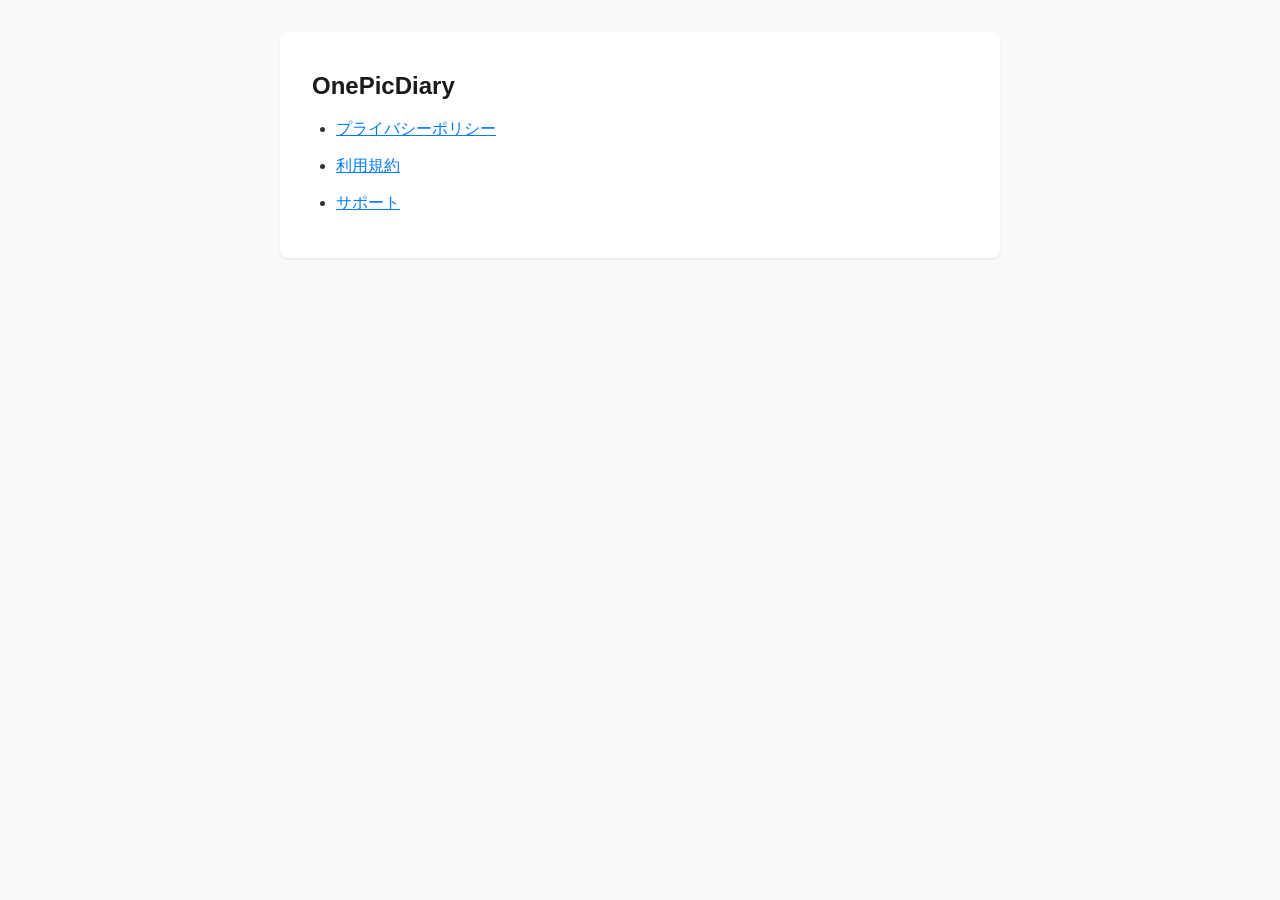
<file: index.html>
<!DOCTYPE html>
<html lang="ja">
<head>
  <meta charset="UTF-8">
  <meta name="viewport" content="width=device-width, initial-scale=1.0">
  <title>OnePicDiary - Legal</title>
  <link rel="stylesheet" href="style.css">
</head>
<body>
  <div class="container">
    <h1>OnePicDiary</h1>
    <ul>
      <li><a href="privacy-policy.html">プライバシーポリシー</a></li>
      <li><a href="terms-of-service.html">利用規約</a></li>
      <li><a href="support.html">サポート</a></li>
    </ul>
  </div>
</body>
</html>
</file>
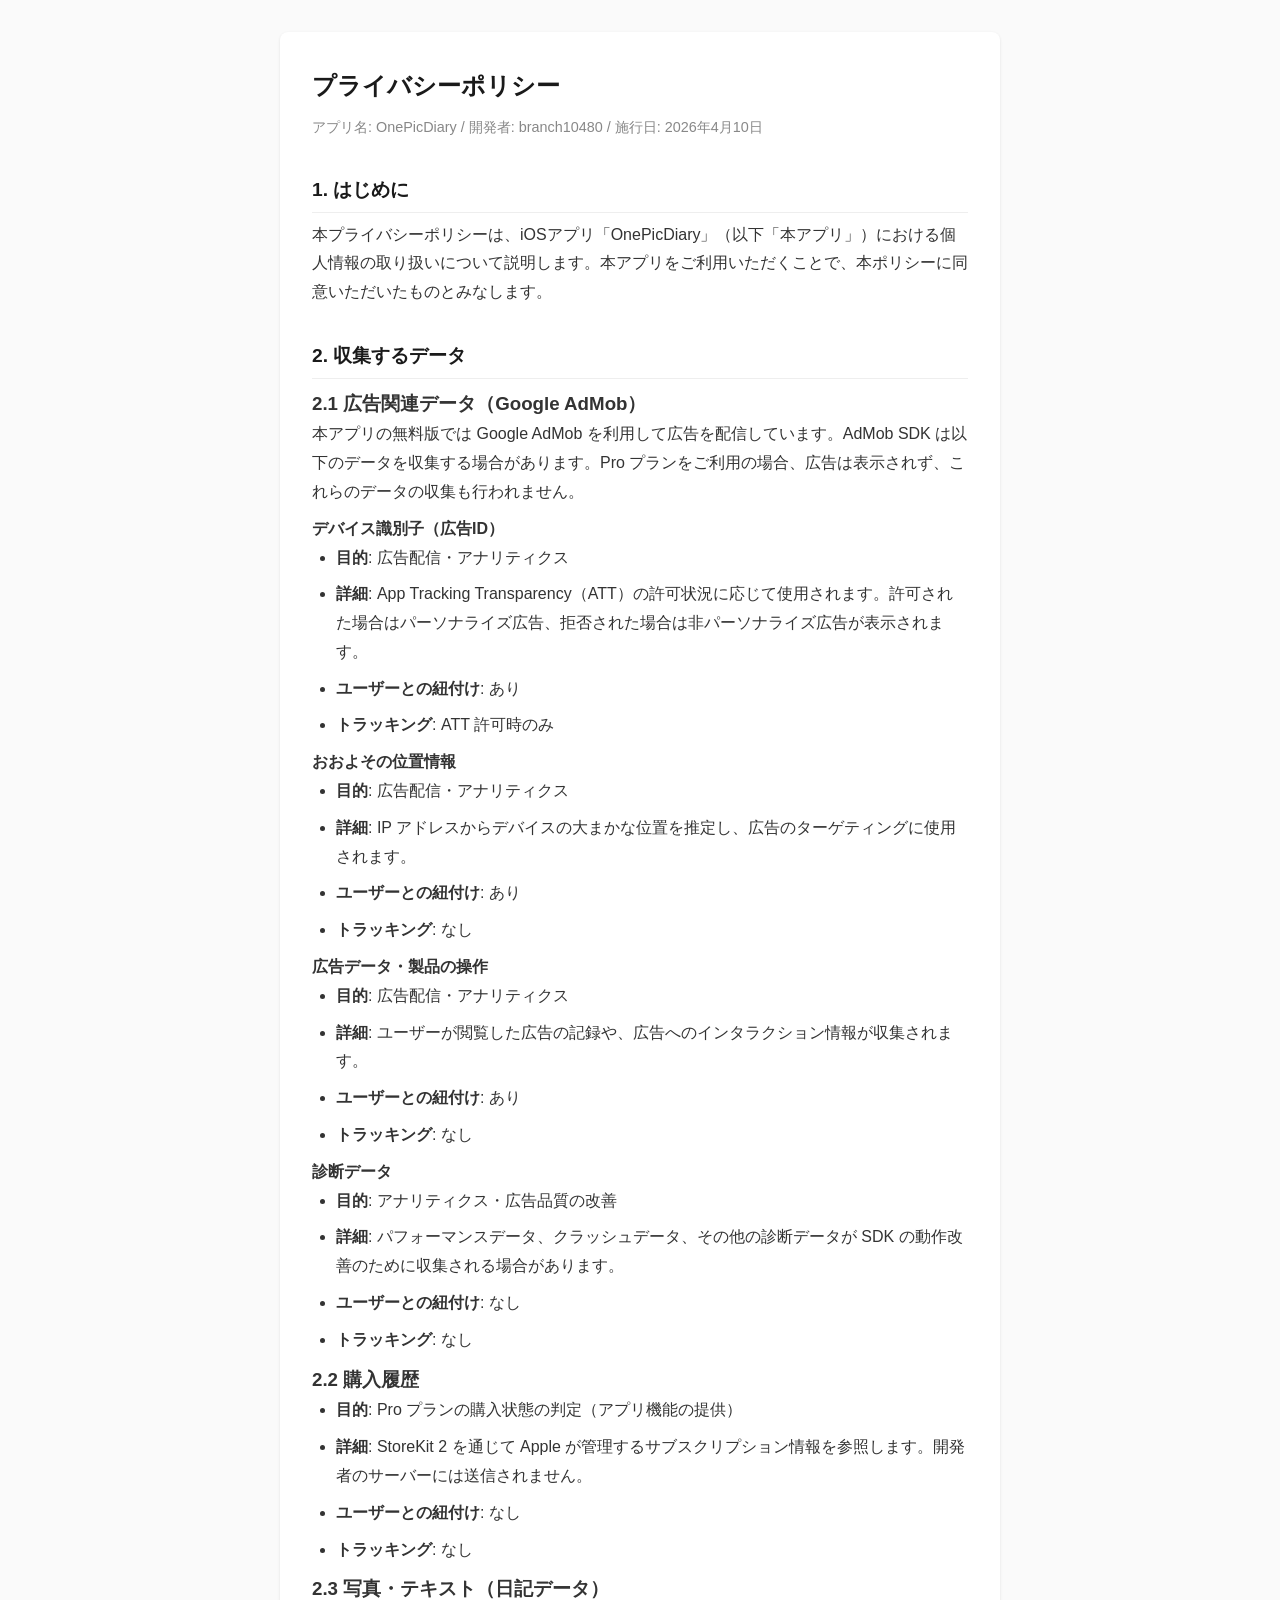
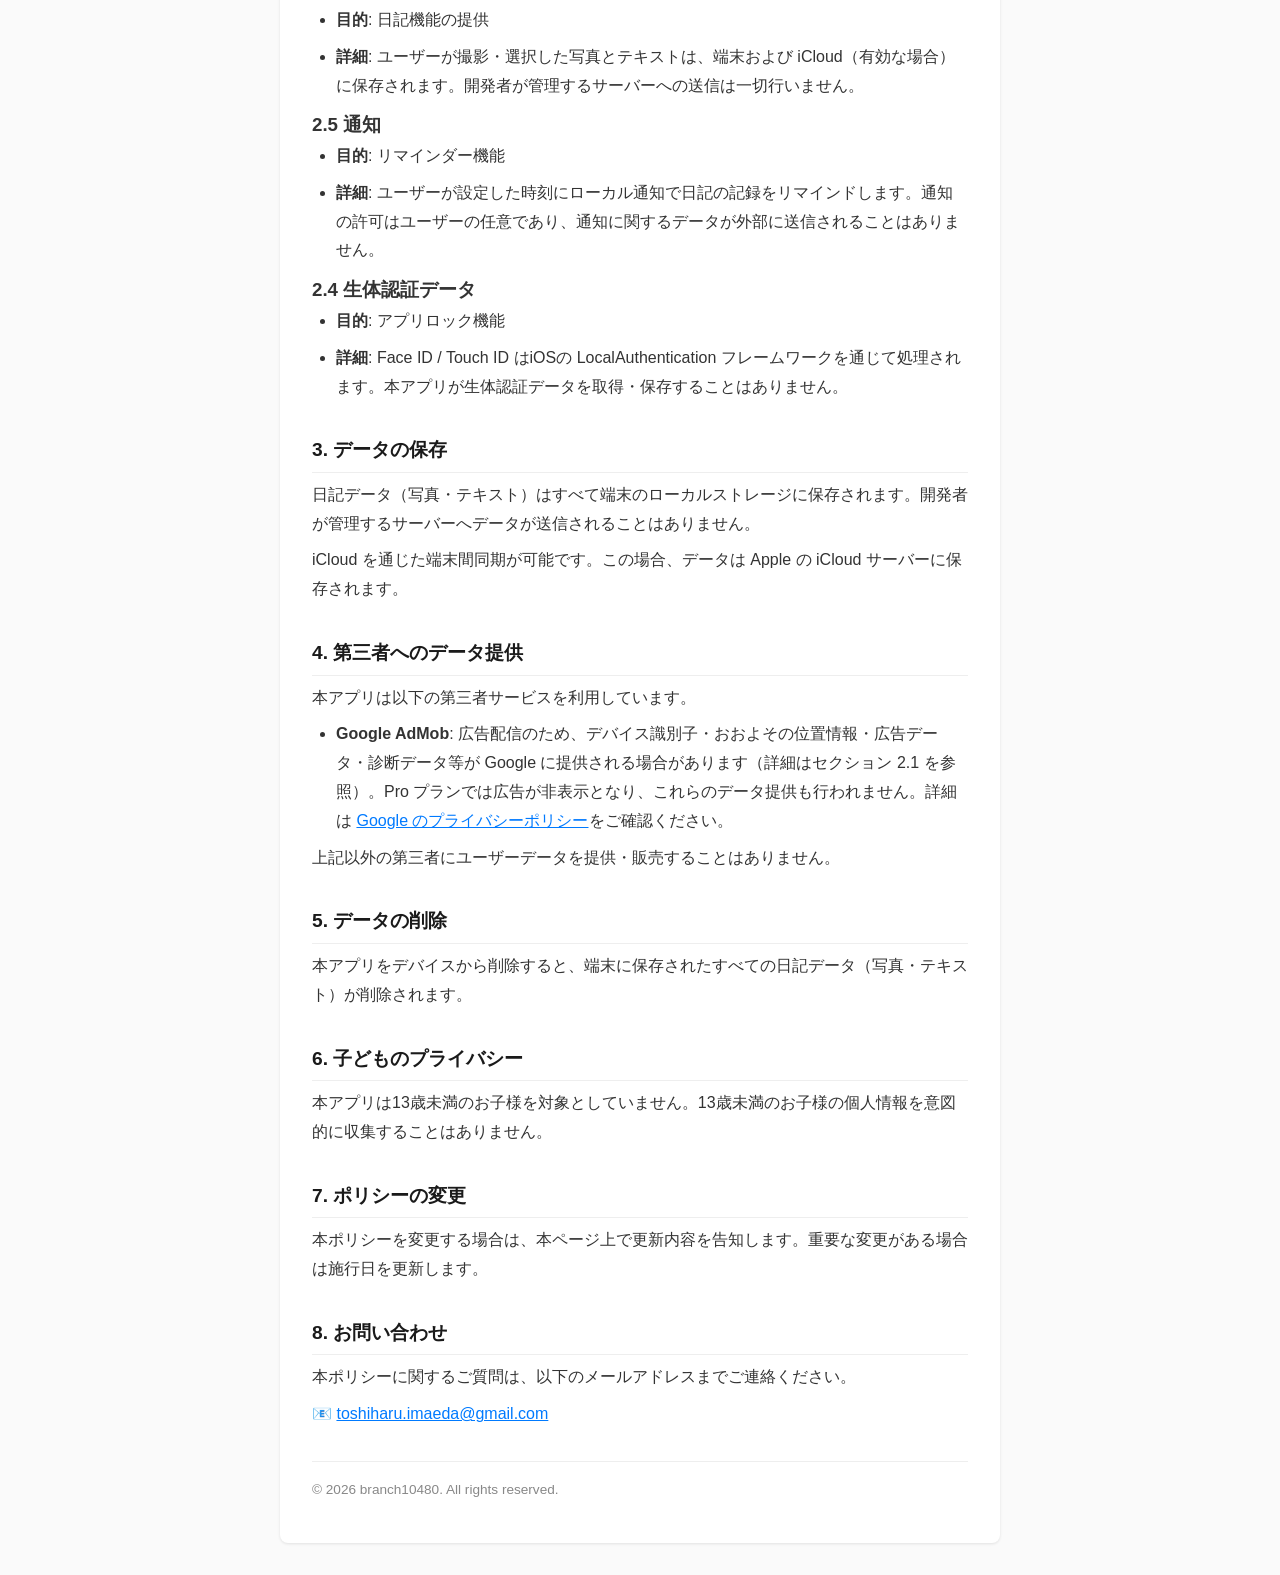
<file: privacy-policy.html>
<!DOCTYPE html>
<html lang="ja">
<head>
  <meta charset="UTF-8">
  <meta name="viewport" content="width=device-width, initial-scale=1.0">
  <title>プライバシーポリシー - OnePicDiary</title>
  <link rel="stylesheet" href="style.css">
</head>
<body>
  <div class="container">
    <h1>プライバシーポリシー</h1>
    <p class="meta">アプリ名: OnePicDiary / 開発者: branch10480 / 施行日: 2026年4月10日</p>

    <h2>1. はじめに</h2>
    <p>本プライバシーポリシーは、iOSアプリ「OnePicDiary」（以下「本アプリ」）における個人情報の取り扱いについて説明します。本アプリをご利用いただくことで、本ポリシーに同意いただいたものとみなします。</p>

    <h2>2. 収集するデータ</h2>

    <h3>2.1 広告関連データ（Google AdMob）</h3>
    <p>本アプリの無料版では Google AdMob を利用して広告を配信しています。AdMob SDK は以下のデータを収集する場合があります。Pro プランをご利用の場合、広告は表示されず、これらのデータの収集も行われません。</p>

    <h4>デバイス識別子（広告ID）</h4>
    <ul>
      <li><strong>目的</strong>: 広告配信・アナリティクス</li>
      <li><strong>詳細</strong>: App Tracking Transparency（ATT）の許可状況に応じて使用されます。許可された場合はパーソナライズ広告、拒否された場合は非パーソナライズ広告が表示されます。</li>
      <li><strong>ユーザーとの紐付け</strong>: あり</li>
      <li><strong>トラッキング</strong>: ATT 許可時のみ</li>
    </ul>

    <h4>おおよその位置情報</h4>
    <ul>
      <li><strong>目的</strong>: 広告配信・アナリティクス</li>
      <li><strong>詳細</strong>: IP アドレスからデバイスの大まかな位置を推定し、広告のターゲティングに使用されます。</li>
      <li><strong>ユーザーとの紐付け</strong>: あり</li>
      <li><strong>トラッキング</strong>: なし</li>
    </ul>

    <h4>広告データ・製品の操作</h4>
    <ul>
      <li><strong>目的</strong>: 広告配信・アナリティクス</li>
      <li><strong>詳細</strong>: ユーザーが閲覧した広告の記録や、広告へのインタラクション情報が収集されます。</li>
      <li><strong>ユーザーとの紐付け</strong>: あり</li>
      <li><strong>トラッキング</strong>: なし</li>
    </ul>

    <h4>診断データ</h4>
    <ul>
      <li><strong>目的</strong>: アナリティクス・広告品質の改善</li>
      <li><strong>詳細</strong>: パフォーマンスデータ、クラッシュデータ、その他の診断データが SDK の動作改善のために収集される場合があります。</li>
      <li><strong>ユーザーとの紐付け</strong>: なし</li>
      <li><strong>トラッキング</strong>: なし</li>
    </ul>

    <h3>2.2 購入履歴</h3>
    <ul>
      <li><strong>目的</strong>: Pro プランの購入状態の判定（アプリ機能の提供）</li>
      <li><strong>詳細</strong>: StoreKit 2 を通じて Apple が管理するサブスクリプション情報を参照します。開発者のサーバーには送信されません。</li>
      <li><strong>ユーザーとの紐付け</strong>: なし</li>
      <li><strong>トラッキング</strong>: なし</li>
    </ul>

    <h3>2.3 写真・テキスト（日記データ）</h3>
    <ul>
      <li><strong>目的</strong>: 日記機能の提供</li>
      <li><strong>詳細</strong>: ユーザーが撮影・選択した写真とテキストは、端末および iCloud（有効な場合）に保存されます。開発者が管理するサーバーへの送信は一切行いません。</li>
    </ul>

    <h3>2.5 通知</h3>
    <ul>
      <li><strong>目的</strong>: リマインダー機能</li>
      <li><strong>詳細</strong>: ユーザーが設定した時刻にローカル通知で日記の記録をリマインドします。通知の許可はユーザーの任意であり、通知に関するデータが外部に送信されることはありません。</li>
    </ul>

    <h3>2.4 生体認証データ</h3>
    <ul>
      <li><strong>目的</strong>: アプリロック機能</li>
      <li><strong>詳細</strong>: Face ID / Touch ID はiOSの LocalAuthentication フレームワークを通じて処理されます。本アプリが生体認証データを取得・保存することはありません。</li>
    </ul>

    <h2>3. データの保存</h2>
    <p>日記データ（写真・テキスト）はすべて端末のローカルストレージに保存されます。開発者が管理するサーバーへデータが送信されることはありません。</p>
    <p>iCloud を通じた端末間同期が可能です。この場合、データは Apple の iCloud サーバーに保存されます。</p>

    <h2>4. 第三者へのデータ提供</h2>
    <p>本アプリは以下の第三者サービスを利用しています。</p>
    <ul>
      <li><strong>Google AdMob</strong>: 広告配信のため、デバイス識別子・おおよその位置情報・広告データ・診断データ等が Google に提供される場合があります（詳細はセクション 2.1 を参照）。Pro プランでは広告が非表示となり、これらのデータ提供も行われません。詳細は <a href="https://policies.google.com/privacy" target="_blank" rel="noopener">Google のプライバシーポリシー</a>をご確認ください。</li>
    </ul>
    <p>上記以外の第三者にユーザーデータを提供・販売することはありません。</p>

    <h2>5. データの削除</h2>
    <p>本アプリをデバイスから削除すると、端末に保存されたすべての日記データ（写真・テキスト）が削除されます。</p>

    <h2>6. 子どものプライバシー</h2>
    <p>本アプリは13歳未満のお子様を対象としていません。13歳未満のお子様の個人情報を意図的に収集することはありません。</p>

    <h2>7. ポリシーの変更</h2>
    <p>本ポリシーを変更する場合は、本ページ上で更新内容を告知します。重要な変更がある場合は施行日を更新します。</p>

    <h2>8. お問い合わせ</h2>
    <p>本ポリシーに関するご質問は、以下のメールアドレスまでご連絡ください。</p>
    <p>📧 <a href="mailto:toshiharu.imaeda@gmail.com">toshiharu.imaeda@gmail.com</a></p>

    <footer>
      <p>&copy; 2026 branch10480. All rights reserved.</p>
    </footer>
  </div>
</body>
</html>
</file>
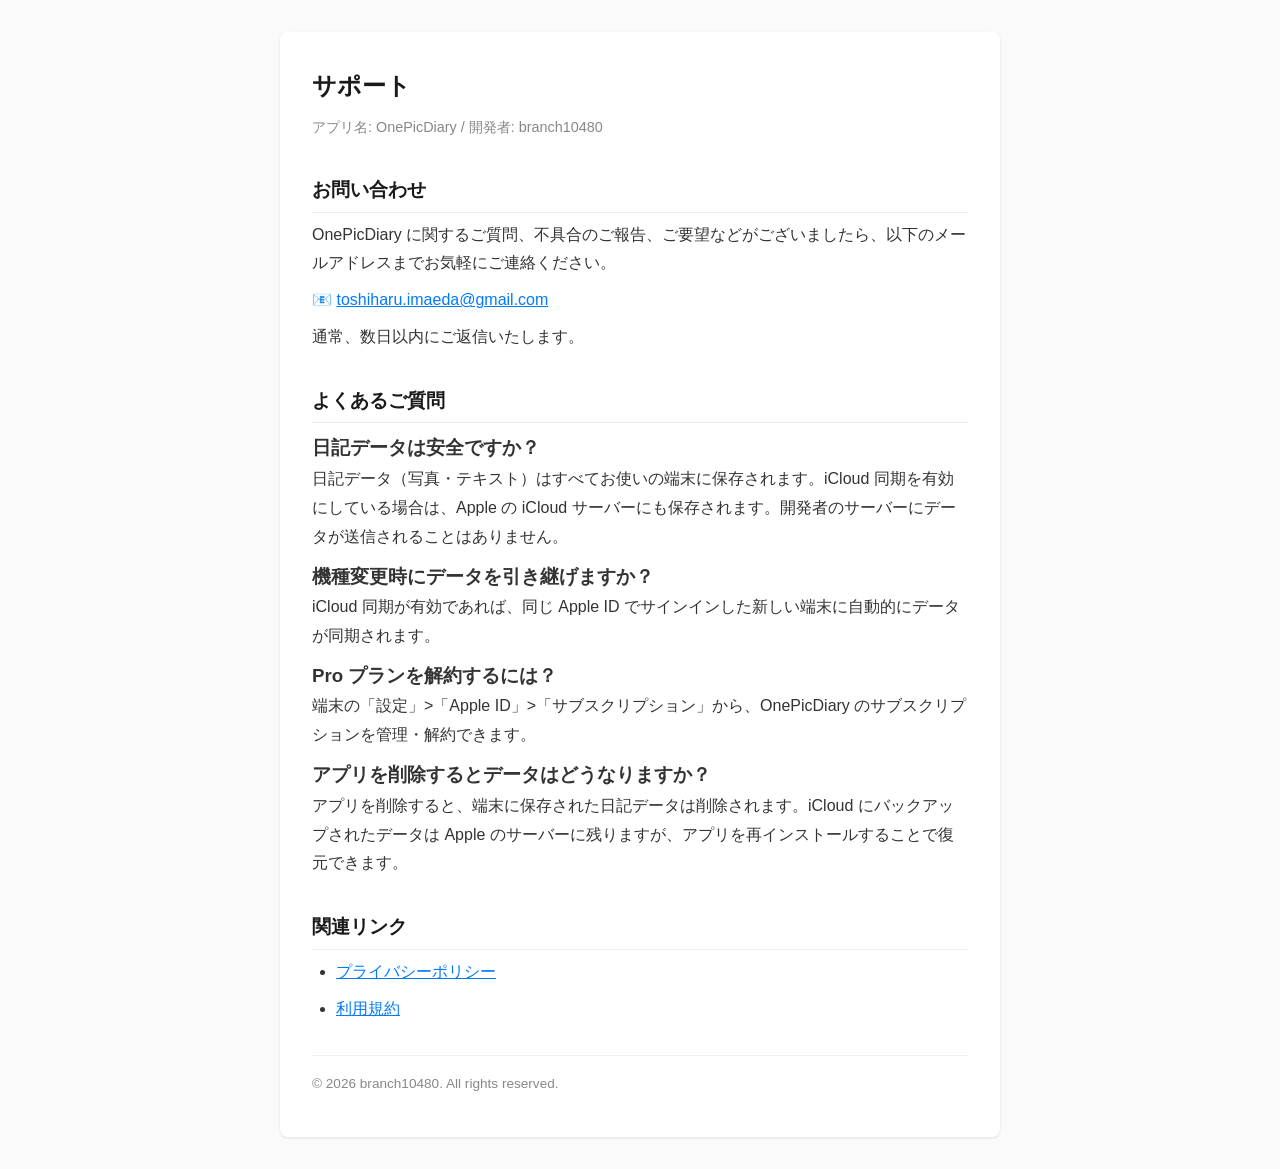
<file: support.html>
<!DOCTYPE html>
<html lang="ja">
<head>
  <meta charset="UTF-8">
  <meta name="viewport" content="width=device-width, initial-scale=1.0">
  <title>サポート - OnePicDiary</title>
  <link rel="stylesheet" href="style.css">
</head>
<body>
  <div class="container">
    <h1>サポート</h1>
    <p class="meta">アプリ名: OnePicDiary / 開発者: branch10480</p>

    <h2>お問い合わせ</h2>
    <p>OnePicDiary に関するご質問、不具合のご報告、ご要望などがございましたら、以下のメールアドレスまでお気軽にご連絡ください。</p>
    <p>📧 <a href="mailto:toshiharu.imaeda@gmail.com">toshiharu.imaeda@gmail.com</a></p>
    <p>通常、数日以内にご返信いたします。</p>

    <h2>よくあるご質問</h2>

    <h3>日記データは安全ですか？</h3>
    <p>日記データ（写真・テキスト）はすべてお使いの端末に保存されます。iCloud 同期を有効にしている場合は、Apple の iCloud サーバーにも保存されます。開発者のサーバーにデータが送信されることはありません。</p>

    <h3>機種変更時にデータを引き継げますか？</h3>
    <p>iCloud 同期が有効であれば、同じ Apple ID でサインインした新しい端末に自動的にデータが同期されます。</p>

    <h3>Pro プランを解約するには？</h3>
    <p>端末の「設定」>「Apple ID」>「サブスクリプション」から、OnePicDiary のサブスクリプションを管理・解約できます。</p>

    <h3>アプリを削除するとデータはどうなりますか？</h3>
    <p>アプリを削除すると、端末に保存された日記データは削除されます。iCloud にバックアップされたデータは Apple のサーバーに残りますが、アプリを再インストールすることで復元できます。</p>

    <h2>関連リンク</h2>
    <ul>
      <li><a href="privacy-policy.html">プライバシーポリシー</a></li>
      <li><a href="terms-of-service.html">利用規約</a></li>
    </ul>

    <footer>
      <p>&copy; 2026 branch10480. All rights reserved.</p>
    </footer>
  </div>
</body>
</html>
</file>
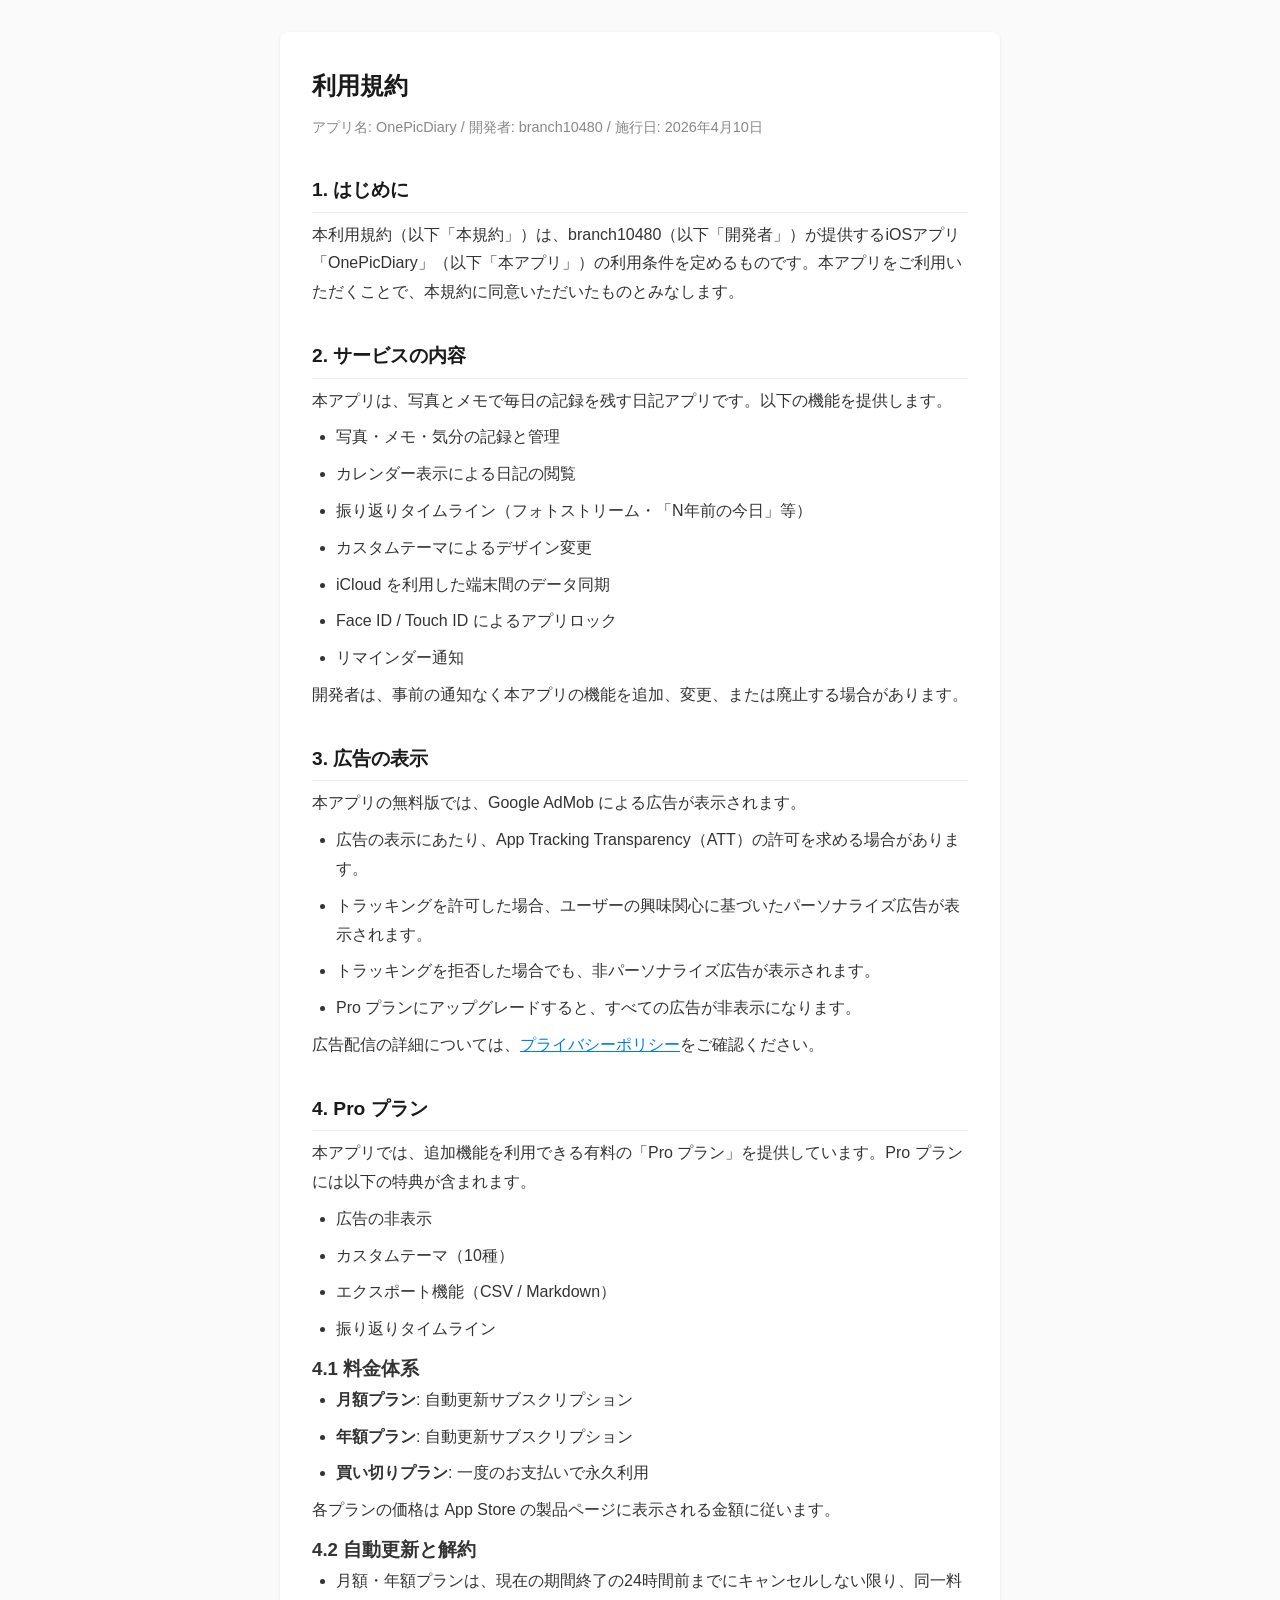
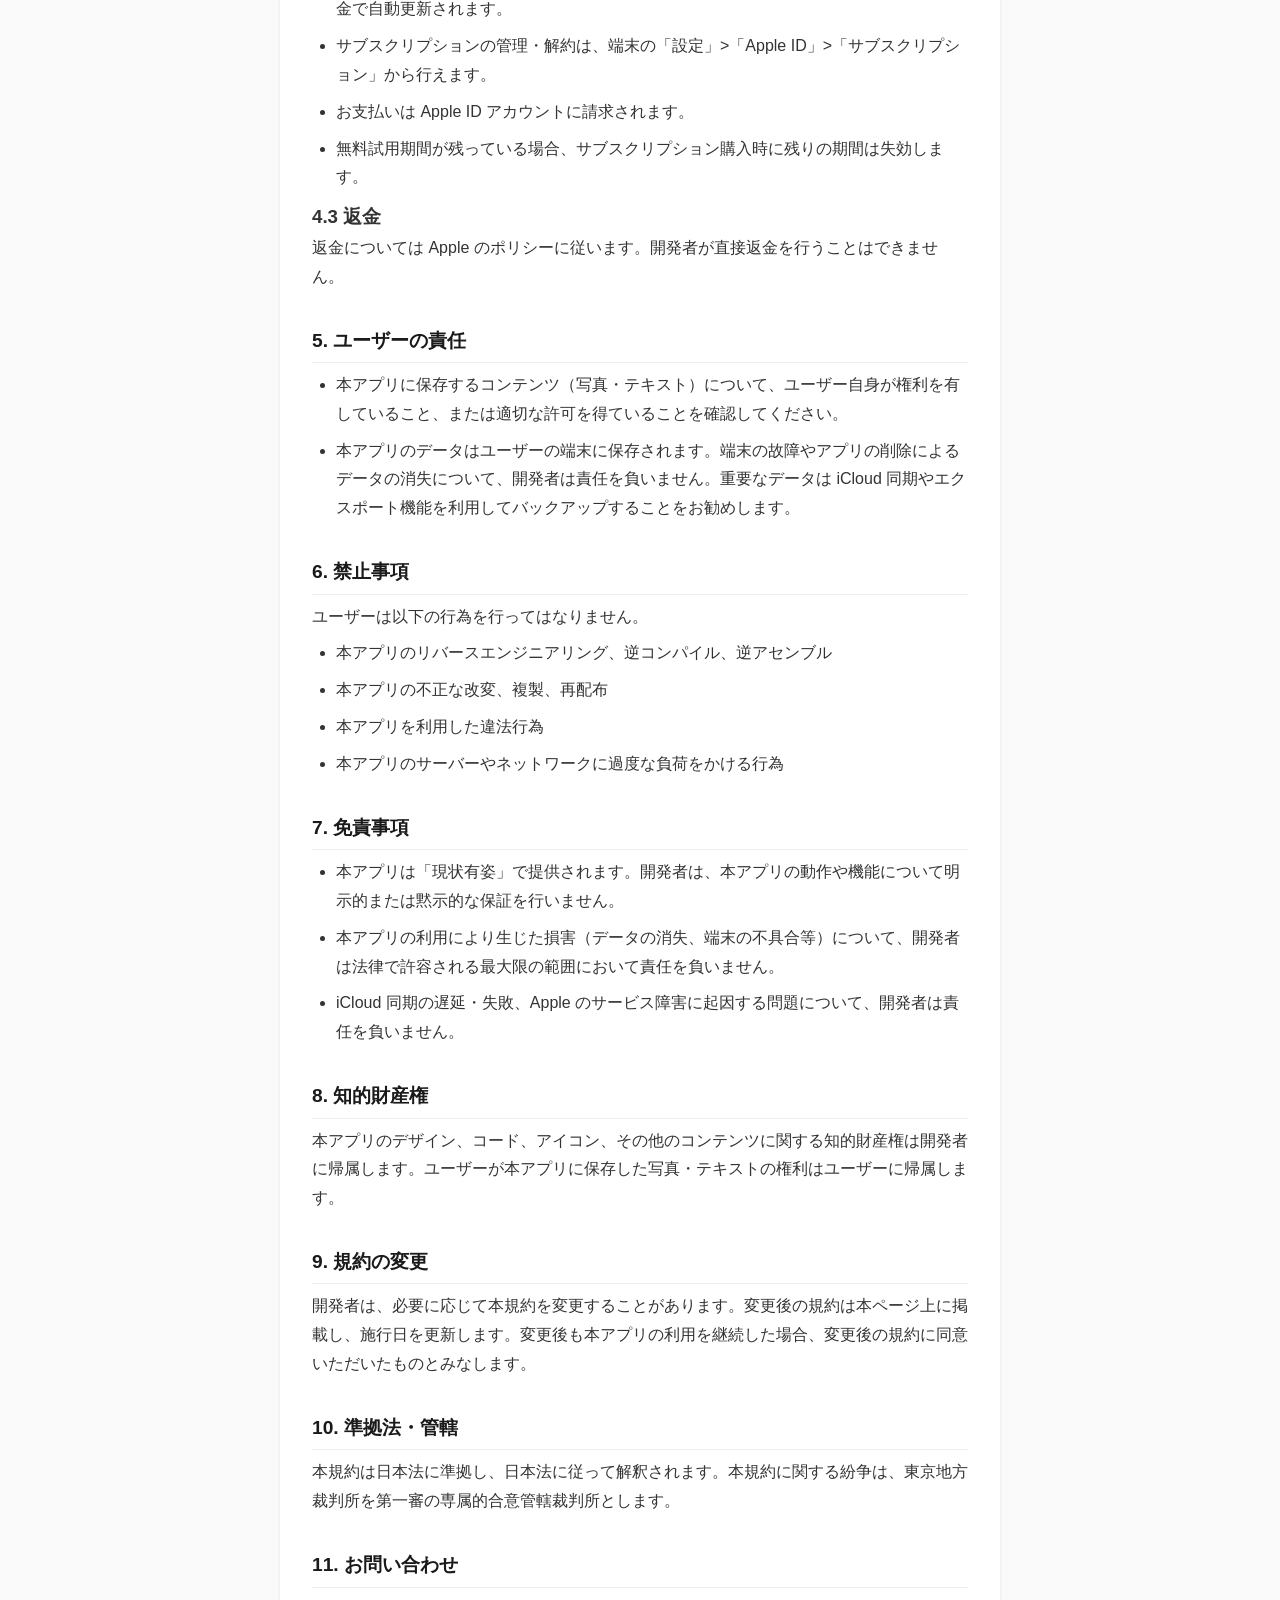
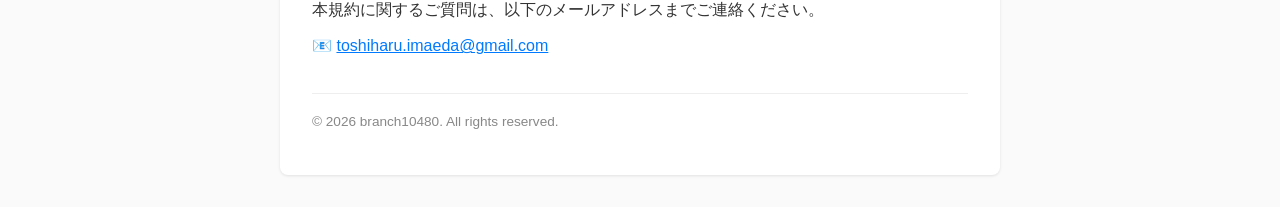
<file: terms-of-service.html>
<!DOCTYPE html>
<html lang="ja">
<head>
  <meta charset="UTF-8">
  <meta name="viewport" content="width=device-width, initial-scale=1.0">
  <title>利用規約 - OnePicDiary</title>
  <link rel="stylesheet" href="style.css">
</head>
<body>
  <div class="container">
    <h1>利用規約</h1>
    <p class="meta">アプリ名: OnePicDiary / 開発者: branch10480 / 施行日: 2026年4月10日</p>

    <h2>1. はじめに</h2>
    <p>本利用規約（以下「本規約」）は、branch10480（以下「開発者」）が提供するiOSアプリ「OnePicDiary」（以下「本アプリ」）の利用条件を定めるものです。本アプリをご利用いただくことで、本規約に同意いただいたものとみなします。</p>

    <h2>2. サービスの内容</h2>
    <p>本アプリは、写真とメモで毎日の記録を残す日記アプリです。以下の機能を提供します。</p>
    <ul>
      <li>写真・メモ・気分の記録と管理</li>
      <li>カレンダー表示による日記の閲覧</li>
      <li>振り返りタイムライン（フォトストリーム・「N年前の今日」等）</li>
      <li>カスタムテーマによるデザイン変更</li>
      <li>iCloud を利用した端末間のデータ同期</li>
      <li>Face ID / Touch ID によるアプリロック</li>
      <li>リマインダー通知</li>
    </ul>
    <p>開発者は、事前の通知なく本アプリの機能を追加、変更、または廃止する場合があります。</p>

    <h2>3. 広告の表示</h2>
    <p>本アプリの無料版では、Google AdMob による広告が表示されます。</p>
    <ul>
      <li>広告の表示にあたり、App Tracking Transparency（ATT）の許可を求める場合があります。</li>
      <li>トラッキングを許可した場合、ユーザーの興味関心に基づいたパーソナライズ広告が表示されます。</li>
      <li>トラッキングを拒否した場合でも、非パーソナライズ広告が表示されます。</li>
      <li>Pro プランにアップグレードすると、すべての広告が非表示になります。</li>
    </ul>
    <p>広告配信の詳細については、<a href="privacy-policy.html">プライバシーポリシー</a>をご確認ください。</p>

    <h2>4. Pro プラン</h2>
    <p>本アプリでは、追加機能を利用できる有料の「Pro プラン」を提供しています。Pro プランには以下の特典が含まれます。</p>
    <ul>
      <li>広告の非表示</li>
      <li>カスタムテーマ（10種）</li>
      <li>エクスポート機能（CSV / Markdown）</li>
      <li>振り返りタイムライン</li>
    </ul>

    <h3>4.1 料金体系</h3>
    <ul>
      <li><strong>月額プラン</strong>: 自動更新サブスクリプション</li>
      <li><strong>年額プラン</strong>: 自動更新サブスクリプション</li>
      <li><strong>買い切りプラン</strong>: 一度のお支払いで永久利用</li>
    </ul>
    <p>各プランの価格は App Store の製品ページに表示される金額に従います。</p>

    <h3>4.2 自動更新と解約</h3>
    <ul>
      <li>月額・年額プランは、現在の期間終了の24時間前までにキャンセルしない限り、同一料金で自動更新されます。</li>
      <li>サブスクリプションの管理・解約は、端末の「設定」>「Apple ID」>「サブスクリプション」から行えます。</li>
      <li>お支払いは Apple ID アカウントに請求されます。</li>
      <li>無料試用期間が残っている場合、サブスクリプション購入時に残りの期間は失効します。</li>
    </ul>

    <h3>4.3 返金</h3>
    <p>返金については Apple のポリシーに従います。開発者が直接返金を行うことはできません。</p>

    <h2>5. ユーザーの責任</h2>
    <ul>
      <li>本アプリに保存するコンテンツ（写真・テキスト）について、ユーザー自身が権利を有していること、または適切な許可を得ていることを確認してください。</li>
      <li>本アプリのデータはユーザーの端末に保存されます。端末の故障やアプリの削除によるデータの消失について、開発者は責任を負いません。重要なデータは iCloud 同期やエクスポート機能を利用してバックアップすることをお勧めします。</li>
    </ul>

    <h2>6. 禁止事項</h2>
    <p>ユーザーは以下の行為を行ってはなりません。</p>
    <ul>
      <li>本アプリのリバースエンジニアリング、逆コンパイル、逆アセンブル</li>
      <li>本アプリの不正な改変、複製、再配布</li>
      <li>本アプリを利用した違法行為</li>
      <li>本アプリのサーバーやネットワークに過度な負荷をかける行為</li>
    </ul>

    <h2>7. 免責事項</h2>
    <ul>
      <li>本アプリは「現状有姿」で提供されます。開発者は、本アプリの動作や機能について明示的または黙示的な保証を行いません。</li>
      <li>本アプリの利用により生じた損害（データの消失、端末の不具合等）について、開発者は法律で許容される最大限の範囲において責任を負いません。</li>
      <li>iCloud 同期の遅延・失敗、Apple のサービス障害に起因する問題について、開発者は責任を負いません。</li>
    </ul>

    <h2>8. 知的財産権</h2>
    <p>本アプリのデザイン、コード、アイコン、その他のコンテンツに関する知的財産権は開発者に帰属します。ユーザーが本アプリに保存した写真・テキストの権利はユーザーに帰属します。</p>

    <h2>9. 規約の変更</h2>
    <p>開発者は、必要に応じて本規約を変更することがあります。変更後の規約は本ページ上に掲載し、施行日を更新します。変更後も本アプリの利用を継続した場合、変更後の規約に同意いただいたものとみなします。</p>

    <h2>10. 準拠法・管轄</h2>
    <p>本規約は日本法に準拠し、日本法に従って解釈されます。本規約に関する紛争は、東京地方裁判所を第一審の専属的合意管轄裁判所とします。</p>

    <h2>11. お問い合わせ</h2>
    <p>本規約に関するご質問は、以下のメールアドレスまでご連絡ください。</p>
    <p>📧 <a href="mailto:toshiharu.imaeda@gmail.com">toshiharu.imaeda@gmail.com</a></p>

    <footer>
      <p>&copy; 2026 branch10480. All rights reserved.</p>
    </footer>
  </div>
</body>
</html>
</file>
<file: style.css>
* {
  margin: 0;
  padding: 0;
  box-sizing: border-box;
}

body {
  font-family: -apple-system, BlinkMacSystemFont, "Hiragino Sans", "Hiragino Kaku Gothic ProN", Meiryo, sans-serif;
  line-height: 1.8;
  color: #333;
  background-color: #fafafa;
  padding: 2rem 1rem;
}

.container {
  max-width: 720px;
  margin: 0 auto;
  background: #fff;
  padding: 2rem;
  border-radius: 8px;
  box-shadow: 0 1px 3px rgba(0, 0, 0, 0.1);
}

h1 {
  font-size: 1.5rem;
  margin-bottom: 0.5rem;
  color: #1a1a1a;
}

h2 {
  font-size: 1.2rem;
  margin-top: 2rem;
  margin-bottom: 0.5rem;
  color: #1a1a1a;
  border-bottom: 1px solid #eee;
  padding-bottom: 0.25rem;
}

p, li {
  margin-bottom: 0.5rem;
}

ul {
  padding-left: 1.5rem;
}

.meta {
  color: #888;
  font-size: 0.9rem;
  margin-bottom: 1.5rem;
}

a {
  color: #007aff;
}

footer {
  margin-top: 2rem;
  padding-top: 1rem;
  border-top: 1px solid #eee;
  font-size: 0.85rem;
  color: #888;
}
</file>
